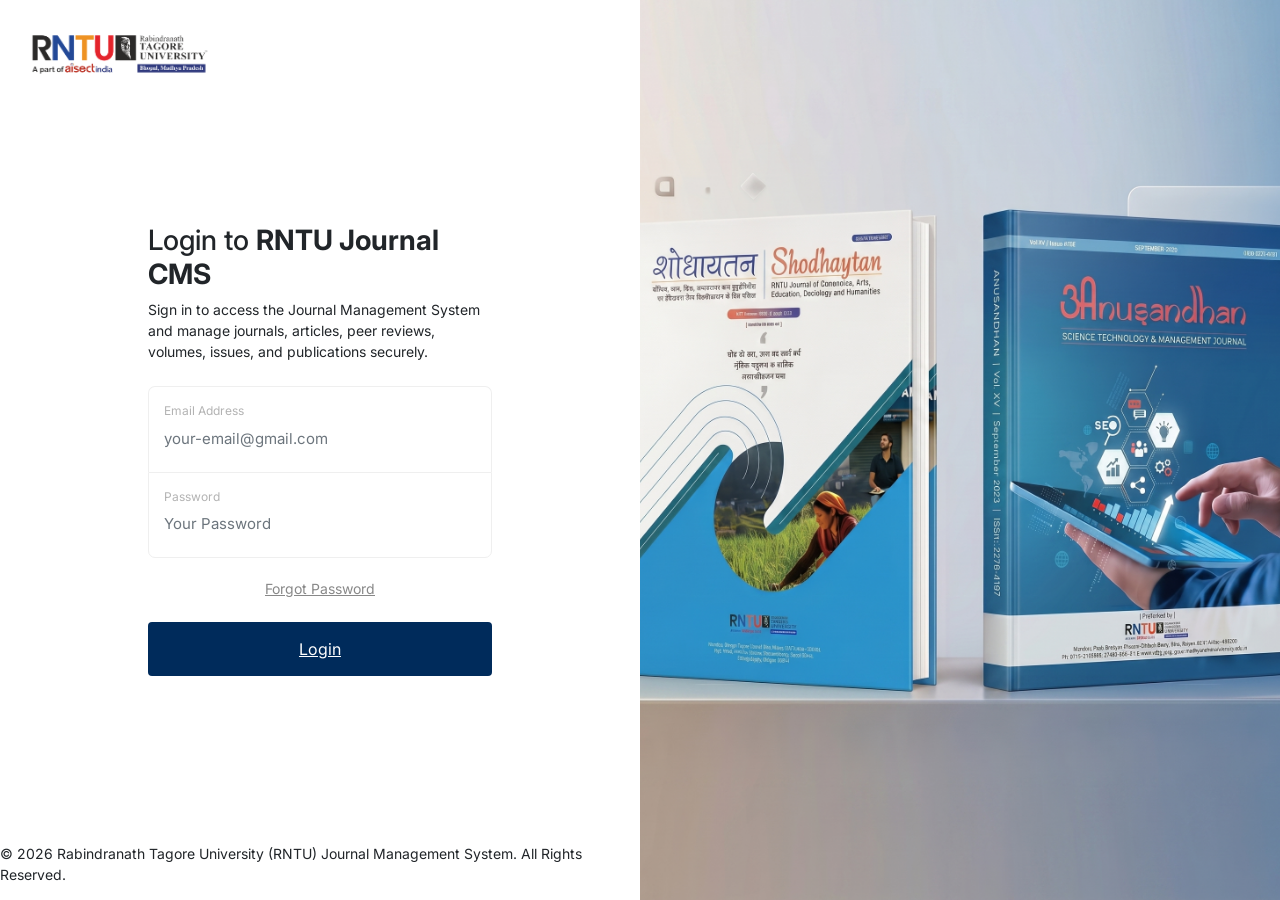
<file: login.html>
<!doctype html>
<html lang="en">

<head>
    <!-- Required meta tags -->
    <meta charset="utf-8">
    <meta name="viewport" content="width=device-width, initial-scale=1, shrink-to-fit=no">

    <!-- Bootstrap CSS -->
    <link rel="stylesheet" href="css/Boostrap/bootstrap.min.css">

    <!-- Style -->
    <link rel="stylesheet" href="css/style.css">

    <title>RNTU Journal Login</title>
</head>

<body>

    <div class="d-lg-flex half">

        <a href="index.html">
            <img src="public/dashboard/logo.png">
        </a>

        <div class="bg order-1 order-md-2" style="background-image: url('public/dashboard/login.jpeg');"></div>
        <div class="contents order-2 order-md-1">

            <div class="container">

                <div class="row align-items-center justify-content-center">

                    <div class="col-md-7">

                        <h3>Login to <strong>RNTU Journal CMS</strong></h3>
                        <p class="mb-4">Sign in to access the Journal Management System and manage journals, articles,
                            peer reviews, volumes, issues, and
                            publications securely.</p>

                        <form action="#" method="post">

                            <div class="form-group first">
                                <label>Email Address</label>
                                <input type="text" class="form-control" placeholder="your-email@gmail.com">
                            </div>

                            <div class="form-group last mb-3">
                                <label>Password</label>
                                <input type="password" class="form-control" placeholder="Your Password">
                            </div>

                            <div class="mb-4 text-center">
                                <a href="#" class="forgot-pass">Forgot Password</a>
                            </div>

                            <a href="index.html" class="btn btn-block">Login</a>

                        </form>
                    </div>

                    <footer class="footer_login">
                        © 2026 Rabindranath Tagore University (RNTU) Journal Management System. All Rights Reserved.
                    </footer>

                </div>



            </div>

        </div>

    </div>

</body>

</html>
</file>
<file: css/style.css>
@import url('https://fonts.googleapis.com/css2?family=Inter:ital,opsz,wght@0,14..32,100..900;1,14..32,100..900&display=swap');
@import url('https://fonts.googleapis.com/css2?family=Roboto:ital,wght@0,100..900;1,100..900&display=swap');

body {
    font-family: "Inter", sans-serif;
}

.inner_p {
    font-size: 10px;
    width: 100%;
}

.inner_p .content_top_wrapper {
    display: flex;
    gap: 20px;
}

.inner_p .content_top_wrapper .p_cards {
    flex-basis: 100%;
    background: white;
    padding: 0 10px;
    margin: 20px;
    border-radius: 20px;
    padding: 20px;
    position: relative;
    overflow: auto;
}

.inner_p .content_top_wrapper .p_cards .heading {
    font-family: "Roboto", sans-serif;
    font-size: 15px;
    background: #002B5B;
    color: #fff;
    border-radius: 0px 10px 10px 0px;
    padding: 15px 20px;
    position: absolute;
    left: 0;
    top: 25px;
}

/* grid_colums */

.inner_p .content_top_wrapper .p_cards .grid_colums {
    margin-top: 70px;
    display: grid;
    grid-template-columns: repeat(4, 1fr);
    gap: 10px;
}


.inner_p .content_top_wrapper .p_cards .grid_colums_2 {
    margin-top: 70px;
    display: grid;
    grid-template-columns: repeat(2, 1fr);
    gap: 10px;
}

/* card */

.inner_p .content_top_wrapper .p_cards .grid_colums_card {
    margin-top: 70px;
    display: grid;
    grid-template-columns: repeat(4, 1fr);
    gap: 10px;
}

.inner_p .content_top_wrapper .p_cards .grid_colums_card .card_d {
    flex: 1;
    background: white;
    padding: 20px 15px;
    border-radius: 10px;
    box-shadow: 0 1px 5px rgba(0, 0, 0, 0.1);
    display: flex;
    align-items: center;
    justify-content: space-between;
    position: relative;
}

.inner_p .content_top_wrapper .p_cards .grid_colums_card .card_d .card-content p {
    color: #A0AEC0;
    font-size: 12px;
    margin-bottom: 10px;
}

.inner_p .content_top_wrapper .p_cards .grid_colums_card .card_d .card-content p.subline {
    color: var(--primary-clr);
    font-size: 10px;
    position: absolute;
    right: 12px;
    bottom: -4px;
    font-weight: 600;
}

.inner_p .content_top_wrapper .p_cards .grid_colums_card .card_d .card-content h3 {
    font-size: 15px;
}

.inner_p .content_top_wrapper .p_cards .grid_colums_card .card_d .card-image {
    width: 35px;
    height: 35px;
    border-radius: 5px;
    padding: 8px;
    background-color: var(--primary-clr);
}

.chart-card {
    background: #fff;
    border-radius: 12px;
    padding: 20px;
    box-shadow: 0 2px 12px rgba(0, 0, 0, .08);
    height: 360px;
}

.chart-card canvas {
    width: 100% !important;
    height: 280px !important;
}

@media screen and (max-width: 1300px) and (min-width: 800px) {
    .inner_p .content_top_wrapper .p_cards .grid_colums_card {
        grid-template-columns: repeat(2, 1fr);
    }
}

@media screen and (max-width: 768px) {
    .inner_p .content_top_wrapper .p_cards .grid_colums_card {
        grid-template-columns: repeat(3, 1fr);
    }
}

@media screen and (max-width: 480px) {
    .inner_p .content_top_wrapper .p_cards .grid_colums_card {
        grid-template-columns: repeat(1, 1fr) !important;
    }
}

@media only screen and (min-width: 200px) and (max-width: 999px) {
    .inner_p .content_top_wrapper .p_cards .grid_colums {
        grid-template-columns: repeat(1, 1fr);
    }

    .inner_p .content_top_wrapper .p_cards .grid_colums .zol .inner_zol {
        flex-direction: column;
        width: 100% !important;
    }

    .inner_p .content_top_wrapper .p_cards .grid_colums .zol .inner_zol input {
        width: 100% !important;
    }

    .inner_p .content_top_wrapper .p_cards .grid_colums .zol .inner_zol select {
        width: 100% !important;
    }
}

@media only screen and (min-width: 1000px) and (max-width: 1399px) {
    .inner_p .content_top_wrapper .p_cards .grid_colums {
        grid-template-columns: repeat(3, 1fr);
    }
}

.inner_p .content_top_wrapper .p_cards .grid_colums .zol {
    display: flex;
    flex-direction: column;
    margin: 10px 0;
}

.inner_p .content_top_wrapper .p_cards .grid_colums .zol .inner_zol {
    display: flex;
    gap: 10px;
    width: 50%;
}

.inner_p .content_top_wrapper .p_cards .grid_colums .zol .inner_zol input {
    padding: 10px;
    height: 49px;
    flex-shrink: 0;
    border-radius: 6.77px;
    background: #F5F7FA;
    font-size: 14px;
    border: none;
    width: 50%;
}

@media only screen and (min-width: 1000px) and (max-width: 1399px) {
    .inner_p .content_top_wrapper .p_cards .grid_colums .zol .inner_zol input {
        font-size: 12px;
    }
}

.inner_p .content_top_wrapper .p_cards .grid_colums .zol label,
.inner_p .content_top_wrapper .p_cards .full_grid_colums .zol label {
    color: #2D3748;
    font-size: 13px;
    font-style: normal;
    font-weight: 500;
    margin-bottom: 10px;
}

@media only screen and (min-width: 1000px) and (max-width: 1399px) {

    .inner_p .content_top_wrapper .p_cards .grid_colums .zol label,
    .inner_p .content_top_wrapper .p_cards .full_grid_colums .zol label {
        font-size: 12px;
    }
}

.inner_p .content_top_wrapper .p_cards .grid_colums .zol label span,
.inner_p .content_top_wrapper .p_cards .full_grid_colums .zol label span {
    color: red;
    font-size: 12px;
    font-weight: 600;
}

.inner_p .content_top_wrapper .p_cards .grid_colums .zol input {
    padding: 10px;
    height: 49px;
    flex-shrink: 0;
    border-radius: 6.77px;
    background: #F5F7FA;
    font-size: 14px;
    border: none;
}

.inner_p .content_top_wrapper .p_cards .grid_colums .zol select {
    border: none;
    border-radius: 6.77px;
    background-color: #F5F7FA;
    background-image: url(../public/dashboard/drop\ arrow.svg);
    height: 49px;
    overflow: hidden;
    text-align: left;
    font-size: 14px;
    padding: 10px;
    background-size: 10px;
}

.inner_p .content_top_wrapper .p_cards .grid_colums .zol .inner_zol select {
    min-width: 65px;
    border: none;
    border-radius: 6.77px;
    background-color: #F5F7FA;
    background-image: url(../public/dashboard/drop\ arrow.svg);
    height: 49px;
    overflow: hidden;
    text-align: left;
    font-size: 14px;
    color: #a0aec0;
    padding: 10px;
    background-size: 10px;
}


/* full_grid_colums */

.inner_p .content_top_wrapper .p_cards .full_grid_colums {
    margin-top: 75px;
}

.inner_p .content_top_wrapper .p_cards .full_grid_colums .zol input {
    padding: 10px;
    height: 49px;
    flex-shrink: 0;
    border-radius: 6.77px;
    background: #F5F7FA;
    font-size: 14px;
    border: none;
    width: 100%;
}


.inner_p .content_top_wrapper .p_cards .full_grid_colums .zol {
    display: flex;
    flex-direction: column;
    margin: 10px 0;
}

.inner_p .content_top_wrapper .p_cards .full_grid_colums .zol textarea {
    padding: 10px;
    flex-shrink: 0;
    border-radius: 6.77px;
    background: #F5F7FA;
    font-size: 14px;
    border: none;
    height: 80px;
}

.inner_p .content_top_wrapper .p_cards .full_grid_colums .zol .small_h {
    color: #002B5B;
    font-size: 14px;
    font-style: normal;
    font-weight: 600;
    line-height: 20px;
    margin-top: 15px;
}

.inner_p .content_top_wrapper .p_cards .full_grid_colums .zol .check_f {
    display: flex;
    align-items: center;
    gap: 10px;
    margin-top: 15px;
}

.inner_p .content_top_wrapper .p_cards .full_grid_colums .zol .check_f .check_b {
    display: flex;
    align-items: center;
    gap: 10px;
}

.inner_p .content_top_wrapper .p_cards .full_grid_colums .zol .check_f .check_b label {
    color: #2C2C2E;
    font-weight: 500;
    margin: 0;
}

.inner_p .content_top_wrapper .p_cards .full_grid_colums .zol .check_f input[type="checkbox"] {
    background-color: #002B5B;
    color: #fff;
    width: 20px;
    height: 20px;
}

.inner_p .content_top_wrapper .p_cards .full_grid_colums .zol .check_f .form-check-input:checked[type=checkbox] {
    background-image: url("data:image/svg+xml,%3csvg xmlns='http://www.w3.org/2000/svg' viewBox='0 0 20 20'%3e%3cpath fill='none' stroke='%23fff' stroke-linecap='round' stroke-linejoin='round' stroke-width='3' d='m6 10 3 3 6-6'/%3e%3c/svg%3e");
}

.inner_p .content_top_wrapper .p_cards .full_grid_colums .zol .check_f .form-check-input:checked[type=radio] {
    background-image: url("data:image/svg+xml,%3csvg xmlns='http://www.w3.org/2000/svg' viewBox='-4 -4 8 8'%3e%3ccircle r='2' fill='%23fff'/%3e%3c/svg%3e");
}

.inner_p .content_top_wrapper .p_cards .full_grid_colums .zol .check_ff {
    display: grid;
    grid-template-columns: repeat(3, 1fr);
    gap: 10px;
    margin: 20px 0;
}

.inner_p .content_top_wrapper .p_cards .full_grid_colums .zol .check_ff .check_b {
    display: flex;
    align-items: center;
    gap: 10px;
    margin: 5px 0;
}

.inner_p .content_top_wrapper .p_cards .full_grid_colums .zol .check_ff .check_b label {
    color: #2C2C2E;
    font-weight: 500;
    margin: 0;
}

.inner_p .content_top_wrapper .p_cards .full_grid_colums .zol .check_ff input[type="checkbox"] {
    background-color: #002B5B;
    color: #fff;
    width: 20px;
    height: 20px;
}

.inner_p .content_top_wrapper .p_cards .full_grid_colums .zol .check_ff .form-check-input:checked[type=checkbox] {
    background-image: url("data:image/svg+xml,%3csvg xmlns='http://www.w3.org/2000/svg' viewBox='0 0 20 20'%3e%3cpath fill='none' stroke='%23fff' stroke-linecap='round' stroke-linejoin='round' stroke-width='3' d='m6 10 3 3 6-6'/%3e%3c/svg%3e");
}

.inner_p .content_top_wrapper .p_cards .full_grid_colums .zol .check_ff .form-check-input:checked[type=radio] {
    background-image: url("data:image/svg+xml,%3csvg xmlns='http://www.w3.org/2000/svg' viewBox='-4 -4 8 8'%3e%3ccircle r='2' fill='%23fff'/%3e%3c/svg%3e");
}

.term_con {
    margin: 50px auto;
    width: 100%;
    display: flex;
    justify-content: center;
    align-items: center;
    gap: 20px;
}

.term_con label {
    font-size: 15px;
}

.term_con input[type="checkbox"] {
    background-color: #002B5B;
    color: #fff;
    width: 20px;
    height: 20px;
    margin-right: 10px;
}

.term_con .button_d {
    width: 176px;
    height: 65px;
    flex-shrink: 0;
    border-radius: 10px;
    border: 1px solid rgba(16, 22, 22, 0.10);
    background: #FFF;
    display: flex;
    justify-content: center;
    align-items: center;
}

.term_con .button_d button {
    font-size: 15px;
    width: 90%;
    height: 80%;
    color: #fff;
    border-radius: 10px;
    background: #002B5B;
}

.red_d {
    background: #D32F2F !important;
}

.green_d {
    background: #27C374 !important;
}

.term_con .form-check-input:checked[type=checkbox] {
    background-image: url("data:image/svg+xml,%3csvg xmlns='http://www.w3.org/2000/svg' viewBox='0 0 20 20'%3e%3cpath fill='none' stroke='%23fff' stroke-linecap='round' stroke-linejoin='round' stroke-width='3' d='m6 10 3 3 6-6'/%3e%3c/svg%3e");
}

@media only screen and (min-width: 200px) and (max-width: 999px) {
    .term_con {
        padding: 0 30px;

        flex-direction: column;
    }
}

/* Button */

.c_buttons {
    margin-top: 15px;
    padding: 5px;
    border-radius: 5px;
    width: fit-content;
    background-color: #002B5B;
    color: #fff;
    padding: 10px 40px;
    border: none;
    cursor: pointer;
    font-size: 13px;
    font-weight: 500;
}


/* Full Paper Css */

.inner_p .content_top_wrapper .p_cards .inner_fp {
    margin-top: 80px;
    border-radius: 12px;
    border: 1px solid rgba(208, 208, 208, 0.36);
    padding: 20px;
    position: relative;

}

.inner_p .content_top_wrapper .p_cards .inner_fp .ssid {
    font-family: "Roboto", sans-serif;
    font-size: 12px;
    background: #002B5B;
    color: #fff;
    border-radius: 0px 10px 10px 0px;
    padding: 15px 20px;
    position: absolute;
    left: 0;
    top: 25px;
}

.inner_p .content_top_wrapper .p_cards .inner_fp .content_container {
    margin-top: 74px;

}

.inner_p .content_top_wrapper .p_cards .inner_fp .content_container .content_inner {
    display: flex;
    flex-direction: column;
    gap: 10px;
    margin: 25px 0;
}

.inner_p .content_top_wrapper .p_cards .inner_fp .content_container .content_inner .paper_dowmload {
    display: flex;
    gap: 10px;
}

.inner_p .content_top_wrapper .p_cards .inner_fp .content_container .content_inner .paper_dowmload .button_d {
    width: 176px;
    height: 65px;
    flex-shrink: 0;
    border-radius: 10px;
    border: 1px solid rgba(16, 22, 22, 0.10);
    background: #FFF;
    display: flex;
    justify-content: center;
    align-items: center;
}

.inner_p .content_top_wrapper .p_cards .inner_fp .content_container .content_inner .paper_dowmload .button_d button {
    font-size: 15px;
    width: 90%;
    height: 80%;
    color: #fff;
    border-radius: 10px;
    background: #002B5B;
}

.inner_p .content_top_wrapper .p_cards .inner_fp .content_container .content_inner label {
    margin-top: 10px;
    font-size: 13px;
}

.inner_p .content_top_wrapper .p_cards .inner_fp .content_container .content_inner .heading_p {
    color: #002B5B;
    font-size: 14px;
    font-style: normal;
    font-weight: 600;
    line-height: 20px;
}

.inner_p .content_top_wrapper .p_cards .inner_fp .content_container .content_inner .content_partitions {
    display: grid;
    grid-template-columns: repeat(4, 1fr);
    gap: 10px;
}

@media only screen and (min-width: 200px) and (max-width: 999px) {
    .inner_p .content_top_wrapper .p_cards .inner_fp .content_container .content_inner .content_partitions {
        grid-template-columns: repeat(1, 1fr);
    }

    .term_con label {
        font-size: 12px;
    }

    .inner_p .content_top_wrapper .p_cards .inner_fp .content_container .content_inner .paper_dowmload {
        flex-direction: column;
        align-items: center;
    }

    .inner_p .content_top_wrapper .p_cards .inner_fp .content_container .content_inner .paper_dowmload .button_d {
        width: 100%;
    }
}

/* .inner_p .content_top_wrapper .p_cards .inner_fp .content_container .content_inner .content_partitions .mar_part{
    margin: 35px 0;
} */

.inner_p .content_top_wrapper .p_cards .inner_fp .content_container .content_inner .content_partitions .partitions_inner label {
    color: #2D3748;
    font-size: 13px;
    font-style: normal;
    font-weight: 500;
    margin-bottom: 10px;
}

/* .inner_p .content_top_wrapper .p_cards .inner_fp .content_container .content_inner .content_partitions .partitions_inner .content_show {
    padding: 0 10px;
} */

.inner_p .content_top_wrapper .p_cards .inner_fp .content_container .content_inner .content_show {
    padding: 15px 10px;
    /* height: 50%; */
    border-radius: 6.77px;
    background: #F5F7FA;
    font-size: 14px;
    border: none;
    width: 100%;
    display: flex;
    justify-content: start;
    align-items: center;
    text-align: justify;
}












@media only screen and (min-width: 200px) and (max-width: 999px) {
    .inner_p .content_top_wrapper .p_cards .full_grid_colums .zol .check_ff {
        grid-template-columns: repeat(1, 1fr);
    }

    .inner_p .content_top_wrapper .p_cards .full_grid_colums .zol .check_f {
        flex-direction: column;
        align-items: start;
    }

    .inner_p .content_top_wrapper .p_cards .heading {
        font-size: 12px;
    }
}

@media only screen and (min-width: 1000px) and (max-width: 1399px) {

    .inner_p .content_top_wrapper .p_cards .grid_colums .zol select,
    .inner_p .content_top_wrapper .p_cards .grid_colums .zol .inner_zol select,
    .inner_p .content_top_wrapper .p_cards .grid_colums .zol input,
    .inner_p .content_top_wrapper .p_cards .full_grid_colums .zol textarea,
    .inner_p .content_top_wrapper .p_cards .full_grid_colums .zol input {
        font-size: 12px;
    }

    .inner_p .content_top_wrapper .p_cards .grid_colums .zol .inner_zol {
        gap: 5px;

    }
}


.dropdown-item {
    font-size: 14px;
}

.dropdown-item:hover {
    background-color: #153162;
    color: white;
    padding: 5px;
    border-radius: 5px;
}












.content {
    padding: 7rem 0;
}


.half,
.half .container>.row {
    height: 100vh;
    position: relative;
}

.half a {
    position: absolute;
    top: 20px;
    left: 20px;
}

.half a img {
    width: 200px;
}

@media (max-width: 991.98px) {
    .half .bg {
        height: 500px;
    }
}

.half .contents,
.half .bg {
    width: 50%;
}

.half p {
    font-size: 14px;
}

@media (max-width: 1199.98px) {

    .half .contents,
    .half .bg {
        width: 100%;
    }
}

.half .contents .form-group,
.half .bg .form-group {
    margin-bottom: 0;
    border: 1px solid #efefef;
    padding: 15px 15px;
    border-bottom: none;
}

.half .contents .form-group.first,
.half .bg .form-group.first {
    border-top-left-radius: 7px;
    border-top-right-radius: 7px;
}

.half .contents .form-group.last,
.half .bg .form-group.last {
    border-bottom: 1px solid #efefef;
    border-bottom-left-radius: 7px;
    border-bottom-right-radius: 7px;
}

.half .contents .form-group label,
.half .bg .form-group label {
    font-size: 12px;
    display: block;
    margin-bottom: 0;
    color: #b3b3b3;
}

.half .contents .form-control,
.half .bg .form-control {
    border: none;
    padding: 0;
    font-size: 15px;
    border-radius: 0;
}

.half .contents .form-control:active,
.half .contents .form-control:focus,
.half .bg .form-control:active,
.half .bg .form-control:focus {
    outline: none;
    -webkit-box-shadow: none;
    box-shadow: none;
}

.half .bg {
    background-size: cover;
    background-position: center;
}

.half a {
    color: #888;
    text-decoration: underline;
}

.half .btn {
    position: relative;
    top: 0;
    left: 0;
    height: 54px;
    display: flex;
    justify-content: center;
    align-items: center;
    background-color: #002B5B;
    color: #fff;
}

.half .forgot-pass {
    position: relative;
    top: 2px;
    left: 0;
    font-size: 14px;
}

.footer_login {
    position: absolute;
    bottom: 15px;
    font-size: 14px;
}

@media only screen and (min-width: 200px) and (max-width: 899px) {

    .half,
    .half .container>.row {
        height: 60vh;
    }

    .half h3 {
        font-size: 20px;
    }

    .half p {
        font-size: 14px;
        text-align: justify;
    }

    .half a img {
        width: 150px;
    }

    .half .container>.row {
        margin: 0 5px;
        margin-top: 50px;
    }


    .footer_login {
        position: relative;
        font-size: 12px;
        padding-top: 40px;
        padding-bottom: 20px;
        text-align: center;
    }

}
</file>
